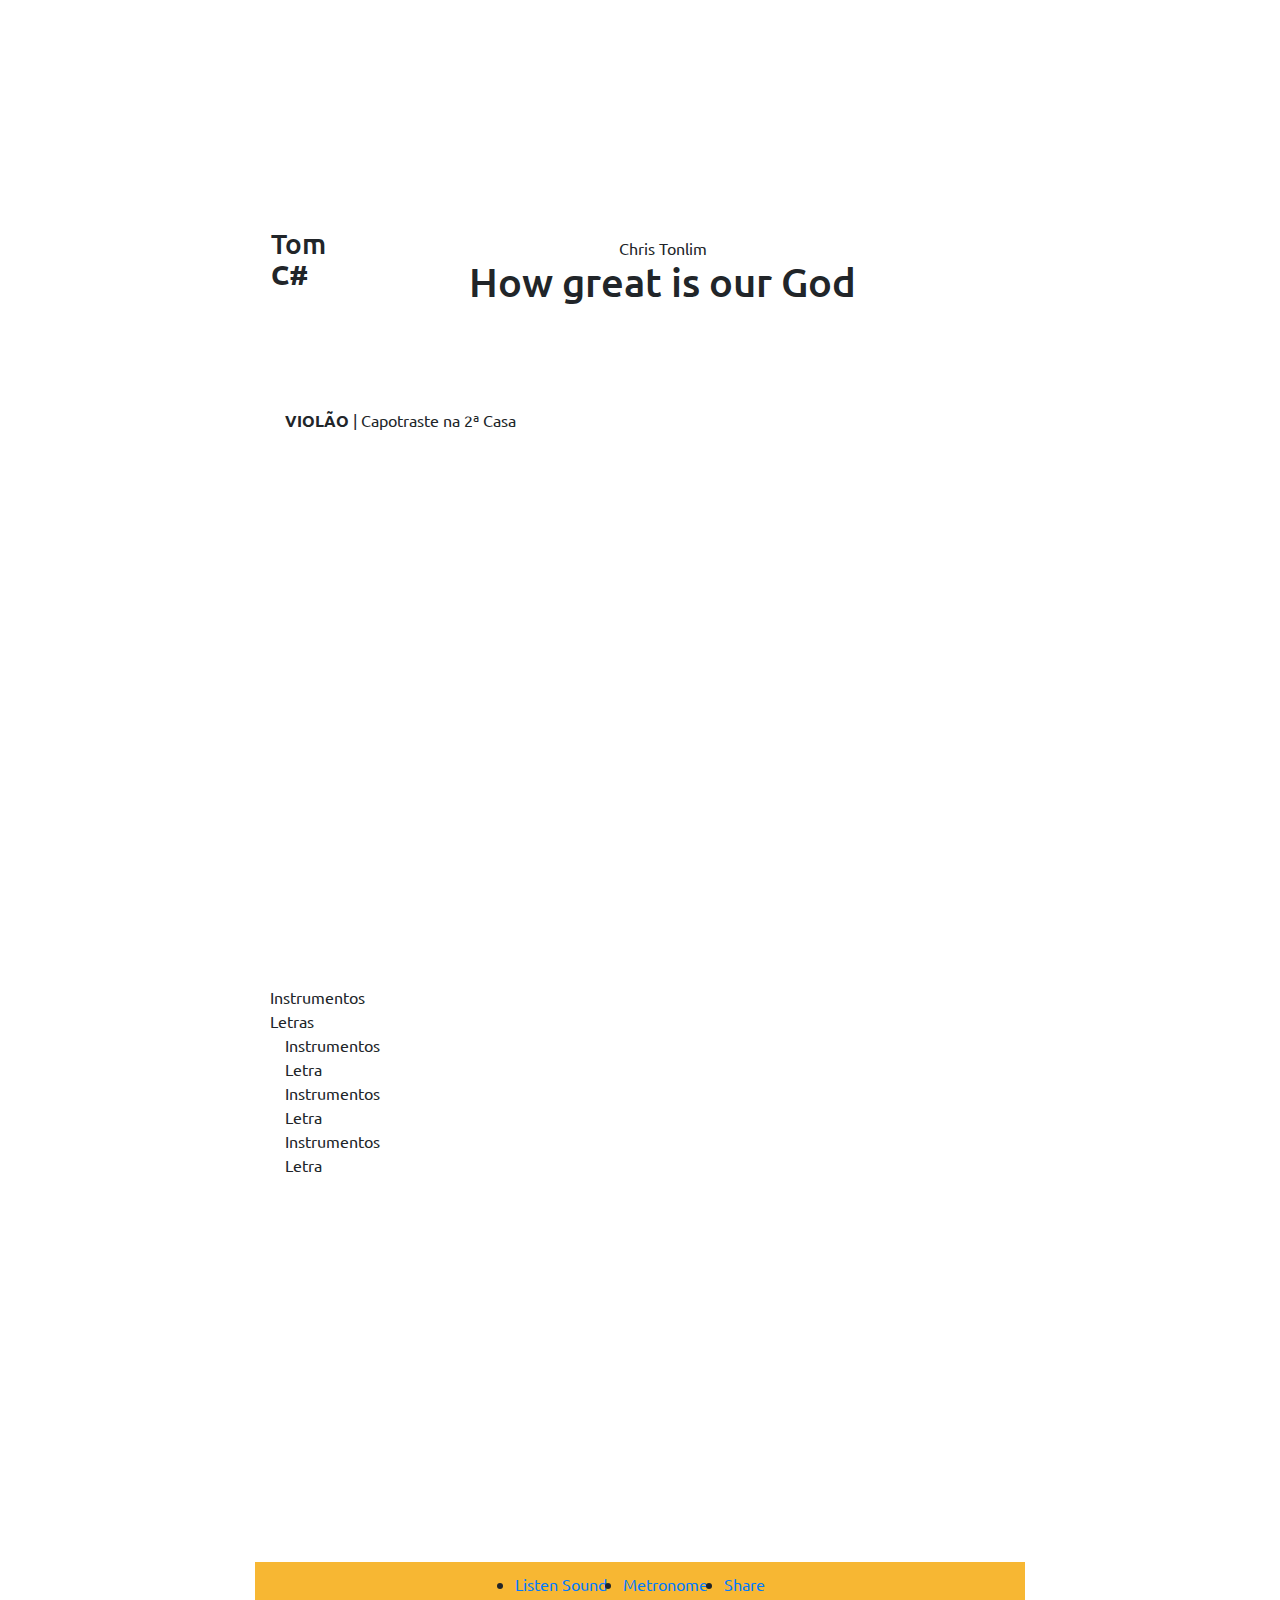
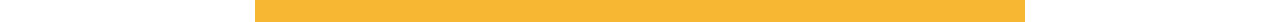
<file: index.html>
<!DOCTYPE html>
<html lang="en">
<head>
	<meta charset="UTF-8">
	<title>Sistema Musical</title>
	<link rel="stylesheet" href="assets/css/bootstrap.css">
	<link rel="stylesheet" href="assets/css/style.css">
</head>
<body>
	<header>
	</header>
	<main class=" col-12">
		<section class="header row">
			<div class=" container d-flex">
				<div class="tom pt-2 mx-3">
					<h3>Tom<br><strong>C#</strong></h3>
				</div>	
				<div class="dados-musica col-md-10 text-center">
					<p class="my-0 mt-3">Chris Tonlim</p>
					<h1 class="">How great is our God</h1>
				</div>
			</div>			
		</section>
		<section class="info col-12 my-5">
			<div class="container">
				<div class="info-content py-5">
					<p><strong>VIOLÃO</strong> | Capotraste na 2ª Casa</p>
				</div>
			</div>
		</section>
		<section class="col-12">
			<div class="instruments">
				<div class="">
					<div class="instrument-box">Instrumentos</div>
					<div class="lyrics-boxqwx">Letras</div>
				</div>
				<div class="col-12">
					<div class="instrument-box">Instrumentos</div>
					<div class="lyrics-boxqwx">Letra</div>
				</div>
				<div class="col-12">
					<div class="instrument-box">Instrumentos</div>
					<div class="lyrics-boxqwx">Letra</div>
				</div>
				<div class="col-12">
					<div class="instrument-box">Instrumentos</div>
					<div class="lyrics-boxqwx">Letra</div>
				</div>
			</div>
		</section>
		<footer class="">
			<ul class="container d-flex justify-content-center">
				<li class="mx-2"><a href="#">Listen Sound</a></li>
				<li class="mx-2"><a href="#">Metronome</a></li>
				<li class="mx-2"><a href="#">Share</a></li>
			</ul>
		</footer>
	</main>
</body>
</html>
</file>
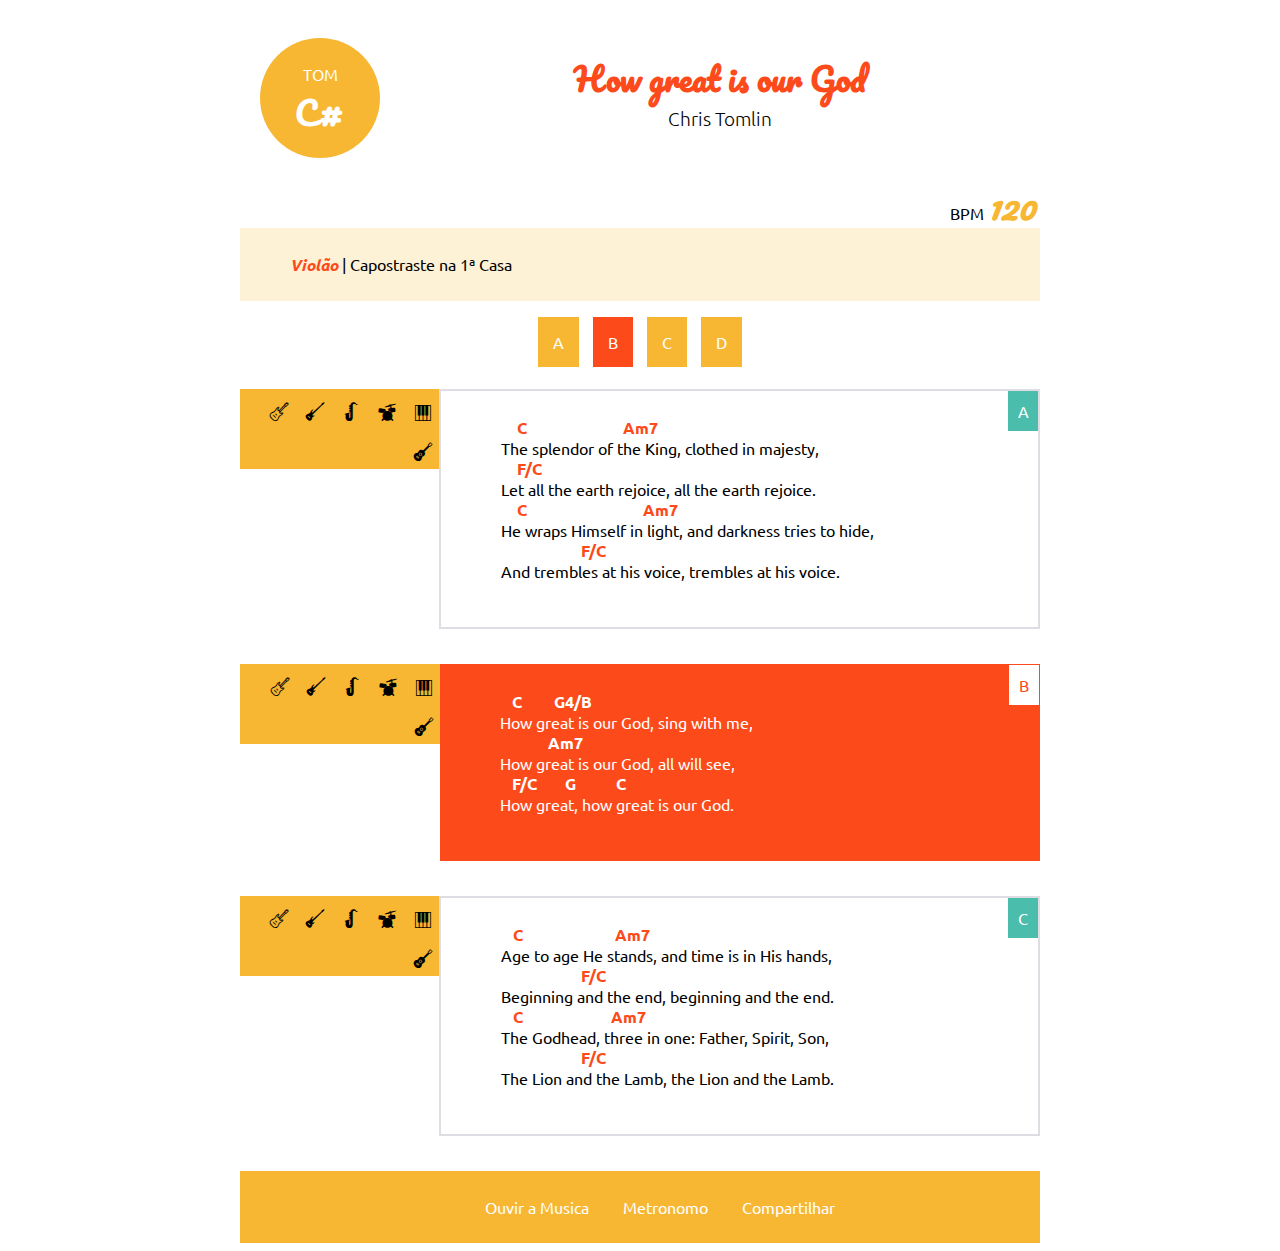
<file: praise.html>
<!DOCTYPE html>
<html lang="en">
<head>
    <meta charset="UTF-8">
    <meta name="viewport" content="width=device-width, initial-scale=1.0">
    <meta http-equiv="X-UA-Compatible" content="ie=edge">
    <link rel="stylesheet" href="assets/fonts/font-instruments/instruments-icons.css">
    <link rel="stylesheet" href="assets/css/style.css">
    <title>Louvor - </title>
</head>
<body>
    <header>
        <div class="tom">
            <p>TOM<br><strong>C#</strong></p>
        </div>
        <div class="dados-louvor">
            <h1>How great is our God</h1>
            <h3>Chris Tomlin</h3>
        </div>
<div class="bmp">
    <p>BPM
        <strong>120</strong>
    </p>
</div>
    </header>
    <main>
        <section class="observacoes">
            <ul>
                <li><strong>Violão</strong> | Capostraste na 1ª Casa</li>
            </ul>
        </section>
        <section class="andamento-da-musica">
            <ul>
                <li><a href="#">A</a></li>
                <li><a class="active" href="#">B</a></li>
                <li><a href="#">C</a></li>
                <li><a href="#">D</a></li>
            </ul>
        </section>
        <section class="letra">
            <ul>
                <li>
                    <div class="instrumentos">
                        <ul>
                            <li class="icon-guitar"></li>
                            <li class="icon-bass"></li>
                            <li class="icon-sax"></li>
                            <li class="icon-drums"></li>
                            <li class="icon-piano"></li>
                            <li class="icon-acustic-guitar"></li>
                        </ul>
                    </div>
                    <div class="estrofe">
                        <div class="estrofe-nome">A</div>
                        <pre>
    <b>C</b>                        <b>Am7</b>
The splendor of the King, clothed in majesty, 
    <b>F/C</b>
Let all the earth rejoice, all the earth rejoice. 
    <b>C</b>                             <b>Am7</b>
He wraps Himself in light, and darkness tries to hide, 
                    <b>F/C</b>
And trembles at his voice, trembles at his voice.
                        </pre>

                    </div>
                </li>
                <li>
                    <div class="instrumentos">
                        <ul>
                            <li class="icon-guitar"></li>
                            <li class="icon-bass"></li>
                            <li class="icon-sax"></li>
                            <li class="icon-drums"></li>
                            <li class="icon-piano"></li>
                            <li class="icon-acustic-guitar"></li>
                        </ul>
                    </div>
                    <div class="estrofe active">
                        <div class="estrofe-nome">B</div>
                        <pre>
   <b>C</b>        <b>G4/B</b>
How great is our God, sing with me,
            <b>Am7</b>
How great is our God, all will see,
   <b>F/C</b>       <b>G</b>          <b>C</b>
How great, how great is our God.
                        </pre>
                    </div>
                </li>
                <li>
                    <div class="instrumentos">
                        <ul>
                            <li class="icon-guitar"></li>
                            <li class="icon-bass"></li>
                            <li class="icon-sax"></li>
                            <li class="icon-drums"></li>
                            <li class="icon-piano"></li>
                            <li class="icon-acustic-guitar"></li>
                        </ul>
                    </div>
                    <div class="estrofe">
                        <div class="estrofe-nome">C</div>
                        <pre>
   <b>C</b>                       <b>Am7</b>
Age to age He stands, and time is in His hands,
                    <b>F/C</b>
Beginning and the end, beginning and the end.
   <b>C</b>                      <b>Am7</b>
The Godhead, three in one: Father, Spirit, Son,
                    <b>F/C</b>
The Lion and the Lamb, the Lion and the Lamb.
                        </pre>
                    </div>
                </li>
            </ul>
        </section>
    </main>
    <aside>
        Menu Principal
    </aside>
    <footer>
        <div class="opcoes">
            <ul>
                <li><a href="#">Ouvir a Musica</a></li>
                <li><a href="#">Metronomo</a></li>
                <li><a href="#">Compartilhar</a></li>
            </ul>
        </div>
    </footer>
</body>
</html>
</file>
<file: assets/css/style.css>
@charset "UTF-8";
/* File to Import Fonts */
@import url("https://fonts.googleapis.com/css?family=Pacifico|Ubuntu:300,300i,400,400i,500,500i,700,700i");
/* line 7, /Volumes/DADOS/Sistema de Organização/Pessoal/Projetos/Sistema Musical/Code/front/assets/sass/style.sass */
* {
  transition: all 400ms;
  font-family: 'Ubuntu', sans-serif;
}

/* line 11, /Volumes/DADOS/Sistema de Organização/Pessoal/Projetos/Sistema Musical/Code/front/assets/sass/style.sass */
body {
  display: grid;
  grid-template-columns: 1fr 400px 400px 1fr;
  grid-template-rows: auto auto auto auto;
  grid-template-areas: ". header header ." ". main main ." ". sidebar sidebar ." ". footer footer .";
}

/* Cabeçalho */
/* line 17, /Volumes/DADOS/Sistema de Organização/Pessoal/Projetos/Sistema Musical/Code/front/assets/sass/style.sass */
header {
  grid-area: header;
  display: grid;
  grid-template-columns: auto 1fr;
  grid-template-rows: 150px 60px;
  grid-template-areas: "tom dados" "bmp bmp";
  padding-top: 10px;
}

/* line 24, /Volumes/DADOS/Sistema de Organização/Pessoal/Projetos/Sistema Musical/Code/front/assets/sass/style.sass */
header .tom {
  grid-area: tom;
  background-color: #f7b733;
  width: 100px;
  height: 100px;
  border-radius: 50%;
  margin: 20px;
  padding: 10px;
  color: #fff;
}

/* line 33, /Volumes/DADOS/Sistema de Organização/Pessoal/Projetos/Sistema Musical/Code/front/assets/sass/style.sass */
header .tom p {
  text-align: center;
  font-size: 1em;
}

/* line 36, /Volumes/DADOS/Sistema de Organização/Pessoal/Projetos/Sistema Musical/Code/front/assets/sass/style.sass */
header .tom p strong {
  color: #111;
  font-family: 'Pacifico', cursive;
  font-size: 2em;
  color: #fff;
  letter-spacing: 0.1em;
}

/* line 42, /Volumes/DADOS/Sistema de Organização/Pessoal/Projetos/Sistema Musical/Code/front/assets/sass/style.sass */
header .dados-louvor {
  grid-area: dados;
  text-align: center;
}

/* line 45, /Volumes/DADOS/Sistema de Organização/Pessoal/Projetos/Sistema Musical/Code/front/assets/sass/style.sass */
header .dados-louvor h1 {
  font-family: 'Pacifico', cursive;
  margin-top: 5%;
  margin-bottom: 0px;
  color: #fc4a1a;
}

/* line 51, /Volumes/DADOS/Sistema de Organização/Pessoal/Projetos/Sistema Musical/Code/front/assets/sass/style.sass */
header .dados-louvor h3 {
  font-weight: 300;
  margin-top: 0px;
}

/* line 55, /Volumes/DADOS/Sistema de Organização/Pessoal/Projetos/Sistema Musical/Code/front/assets/sass/style.sass */
header .bmp {
  grid-area: bmp;
  text-align: right;
  padding: 10px 5px;
}

/* line 59, /Volumes/DADOS/Sistema de Organização/Pessoal/Projetos/Sistema Musical/Code/front/assets/sass/style.sass */
header .bmp p {
  margin: 0px;
}

/* line 61, /Volumes/DADOS/Sistema de Organização/Pessoal/Projetos/Sistema Musical/Code/front/assets/sass/style.sass */
header .bmp p strong {
  font-size: 2em;
  font-style: italic;
  font-family: 'Pacifico', cursive;
  color: #f7b733;
}

/* Conteudo Principal */
/* line 67, /Volumes/DADOS/Sistema de Organização/Pessoal/Projetos/Sistema Musical/Code/front/assets/sass/style.sass */
main {
  grid-area: main;
  display: flex;
  flex-direction: column;
}

/* line 71, /Volumes/DADOS/Sistema de Organização/Pessoal/Projetos/Sistema Musical/Code/front/assets/sass/style.sass */
main .observacoes {
  background-color: rgba(247, 183, 51, 0.2);
  padding: 10px;
}

/* line 75, /Volumes/DADOS/Sistema de Organização/Pessoal/Projetos/Sistema Musical/Code/front/assets/sass/style.sass */
main .observacoes ul li {
  list-style: none;
}

/* line 77, /Volumes/DADOS/Sistema de Organização/Pessoal/Projetos/Sistema Musical/Code/front/assets/sass/style.sass */
main .observacoes ul li strong {
  color: #fc4a1a;
  font-style: italic;
}

/* line 80, /Volumes/DADOS/Sistema de Organização/Pessoal/Projetos/Sistema Musical/Code/front/assets/sass/style.sass */
main .andamento-da-musica {
  display: flex;
  justify-content: center;
}

/* line 83, /Volumes/DADOS/Sistema de Organização/Pessoal/Projetos/Sistema Musical/Code/front/assets/sass/style.sass */
main .andamento-da-musica ul {
  padding: 15px 0px 5px;
}

/* line 85, /Volumes/DADOS/Sistema de Organização/Pessoal/Projetos/Sistema Musical/Code/front/assets/sass/style.sass */
main .andamento-da-musica ul li {
  list-style: none;
  display: inline-block;
  z-index: 5;
}

/* line 89, /Volumes/DADOS/Sistema de Organização/Pessoal/Projetos/Sistema Musical/Code/front/assets/sass/style.sass */
main .andamento-da-musica ul li a {
  background-color: #f7b733;
  padding: 15px;
  margin: 0px 5px;
  text-decoration: none;
  color: #fff;
}

/* line 95, /Volumes/DADOS/Sistema de Organização/Pessoal/Projetos/Sistema Musical/Code/front/assets/sass/style.sass */
main .andamento-da-musica ul li a:hover {
  background-color: #fc4a1a;
}

/* line 97, /Volumes/DADOS/Sistema de Organização/Pessoal/Projetos/Sistema Musical/Code/front/assets/sass/style.sass */
main .andamento-da-musica ul li a.active {
  background-color: #fc4a1a;
}

/* line 100, /Volumes/DADOS/Sistema de Organização/Pessoal/Projetos/Sistema Musical/Code/front/assets/sass/style.sass */
main .letra ul {
  padding: 0px;
}

/* line 102, /Volumes/DADOS/Sistema de Organização/Pessoal/Projetos/Sistema Musical/Code/front/assets/sass/style.sass */
main .letra ul li {
  display: flex;
  list-style: none;
  margin-bottom: 35px;
}

/* line 106, /Volumes/DADOS/Sistema de Organização/Pessoal/Projetos/Sistema Musical/Code/front/assets/sass/style.sass */
main .letra ul li .instrumentos {
  width: 200px;
}

/* line 108, /Volumes/DADOS/Sistema de Organização/Pessoal/Projetos/Sistema Musical/Code/front/assets/sass/style.sass */
main .letra ul li .instrumentos ul {
  background-color: #f7b733;
  text-align: right;
}

/* line 111, /Volumes/DADOS/Sistema de Organização/Pessoal/Projetos/Sistema Musical/Code/front/assets/sass/style.sass */
main .letra ul li .instrumentos ul li {
  display: inline-block;
  margin: 0px;
  font-size: 2em;
}

/* line 115, /Volumes/DADOS/Sistema de Organização/Pessoal/Projetos/Sistema Musical/Code/front/assets/sass/style.sass */
main .letra ul li .estrofe {
  border: 2px solid #dfdce3;
  width: 600px;
  /* Indicador do Parte da Musica usado para escrever o andamento da musica. Exemplo: Parte A da Musica, Parte B da Musica. */
}

/* line 118, /Volumes/DADOS/Sistema de Organização/Pessoal/Projetos/Sistema Musical/Code/front/assets/sass/style.sass */
main .letra ul li .estrofe.active {
  background-color: #fc4a1a;
  border: 1px solid #fc4a1a;
  color: #fff;
}

/* line 122, /Volumes/DADOS/Sistema de Organização/Pessoal/Projetos/Sistema Musical/Code/front/assets/sass/style.sass */
main .letra ul li .estrofe.active .estrofe-nome {
  background-color: #fff;
  color: #fc4a1a;
}

/* line 126, /Volumes/DADOS/Sistema de Organização/Pessoal/Projetos/Sistema Musical/Code/front/assets/sass/style.sass */
main .letra ul li .estrofe.active pre b {
  color: #fff;
}

/* line 128, /Volumes/DADOS/Sistema de Organização/Pessoal/Projetos/Sistema Musical/Code/front/assets/sass/style.sass */
main .letra ul li .estrofe .estrofe-nome {
  background-color: #4abdac;
  float: right;
  width: 10px;
  padding: 10px;
  color: #fff;
}

/* line 135, /Volumes/DADOS/Sistema de Organização/Pessoal/Projetos/Sistema Musical/Code/front/assets/sass/style.sass */
main .letra ul li .estrofe pre {
  padding: 10px 10%;
}

/* line 137, /Volumes/DADOS/Sistema de Organização/Pessoal/Projetos/Sistema Musical/Code/front/assets/sass/style.sass */
main .letra ul li .estrofe pre b {
  color: #fc4a1a;
}

/* line 140, /Volumes/DADOS/Sistema de Organização/Pessoal/Projetos/Sistema Musical/Code/front/assets/sass/style.sass */
aside {
  grid-area: sidebar;
  display: none;
}

/* line 143, /Volumes/DADOS/Sistema de Organização/Pessoal/Projetos/Sistema Musical/Code/front/assets/sass/style.sass */
footer {
  grid-area: footer;
  text-align: center;
  padding: 10px 0px;
  width: 100%;
  background-color: #f7b733;
}

/* line 150, /Volumes/DADOS/Sistema de Organização/Pessoal/Projetos/Sistema Musical/Code/front/assets/sass/style.sass */
footer .opcoes li {
  list-style: none;
  display: inline-block;
  text-align: center;
}

/* line 154, /Volumes/DADOS/Sistema de Organização/Pessoal/Projetos/Sistema Musical/Code/front/assets/sass/style.sass */
footer .opcoes li a {
  text-decoration: none;
  color: #fff;
  padding: 10px 15px;
}

/* line 159, /Volumes/DADOS/Sistema de Organização/Pessoal/Projetos/Sistema Musical/Code/front/assets/sass/style.sass */
footer .opcoes li a:hover {
  background-color: #fc4a1a;
  color: #fff;
}

@media screen and (max-width: 768px) {
  /* line 164, /Volumes/DADOS/Sistema de Organização/Pessoal/Projetos/Sistema Musical/Code/front/assets/sass/style.sass */
  body {
    grid-template-columns: 100%;
    grid-template-areas: "header" "main" "sidebar" "footer";
  }
  /* line 167, /Volumes/DADOS/Sistema de Organização/Pessoal/Projetos/Sistema Musical/Code/front/assets/sass/style.sass */
  header {
    grid-template-columns: 1fr 1fr;
    grid-template-rows: 150px 150px;
    grid-template-areas: "dados dados" "tom bmp";
    margin: 0px;
  }
  /* line 172, /Volumes/DADOS/Sistema de Organização/Pessoal/Projetos/Sistema Musical/Code/front/assets/sass/style.sass */
  header .tom {
    border-radius: 0px;
    margin-right: 0px;
    margin: 10px 0px;
    padding: 0px;
    text-align: center;
    width: 100%;
  }
  /* line 180, /Volumes/DADOS/Sistema de Organização/Pessoal/Projetos/Sistema Musical/Code/front/assets/sass/style.sass */
  header .bmp {
    background-color: rgba(247, 183, 51, 0.2);
    margin: 10px 0px;
    padding: 0px;
    text-align: center;
    height: 100px;
    width: 100%;
  }
  /* line 187, /Volumes/DADOS/Sistema de Organização/Pessoal/Projetos/Sistema Musical/Code/front/assets/sass/style.sass */
  header .bmp p {
    margin: 10px;
  }
  /* line 189, /Volumes/DADOS/Sistema de Organização/Pessoal/Projetos/Sistema Musical/Code/front/assets/sass/style.sass */
  main {
    display: flex;
  }
  /* line 191, /Volumes/DADOS/Sistema de Organização/Pessoal/Projetos/Sistema Musical/Code/front/assets/sass/style.sass */
  main .observacoes {
    width: 100%;
  }
  /* line 196, /Volumes/DADOS/Sistema de Organização/Pessoal/Projetos/Sistema Musical/Code/front/assets/sass/style.sass */
  main .letra ul li {
    display: grid;
    grid-template-columns: 100%;
  }
  /* line 199, /Volumes/DADOS/Sistema de Organização/Pessoal/Projetos/Sistema Musical/Code/front/assets/sass/style.sass */
  main .letra ul li .instrumentos {
    width: 100%;
  }
  /* line 201, /Volumes/DADOS/Sistema de Organização/Pessoal/Projetos/Sistema Musical/Code/front/assets/sass/style.sass */
  main .letra ul li .instrumentos ul {
    text-align: center;
  }
  /* line 203, /Volumes/DADOS/Sistema de Organização/Pessoal/Projetos/Sistema Musical/Code/front/assets/sass/style.sass */
  main .letra ul li .estrofe {
    width: 100%;
    border: none;
    background-color: rgba(247, 183, 51, 0.2);
  }
  /* line 207, /Volumes/DADOS/Sistema de Organização/Pessoal/Projetos/Sistema Musical/Code/front/assets/sass/style.sass */
  main .letra ul li .estrofe pre {
    font-size: 1em;
    padding: 20px 10px;
    width: 100%;
    white-space: pre-wrap;
  }
  /* line 214, /Volumes/DADOS/Sistema de Organização/Pessoal/Projetos/Sistema Musical/Code/front/assets/sass/style.sass */
  footer .opcoes li {
    display: flex;
    margin: 10px;
    justify-content: center;
  }
}

/*# sourceMappingURL=../css/style.map */
</file>
<file: assets/fonts/font-instruments/instruments-icons.css>
@charset "UTF-8";

@font-face {
  font-family: "instruments-icons";
  src:url("instruments.eot");
  src:url("instruments.eot?#iefix") format("embedded-opentype"),
    url("instruments.woff") format("woff"),
    url("instruments.ttf") format("truetype"),
    url("instruments.svg#untitled-font-1") format("svg");
  font-weight: normal;
  font-style: normal;

}

[data-icon]:before {
  font-family: "instruments-icons" !important;
  content: attr(data-icon);
  font-style: normal !important;
  font-weight: normal !important;
  font-variant: normal !important;
  text-transform: none !important;
  speak: none;
  line-height: 1;
  -webkit-font-smoothing: antialiased;
  -moz-osx-font-smoothing: grayscale;
}

[class^="icon-"]:before,
[class*=" icon-"]:before {
  font-family: "instruments-icons" !important;
  font-style: normal !important;
  font-weight: normal !important;
  font-variant: normal !important;
  text-transform: none !important;
  speak: none;
  line-height: 1;
  -webkit-font-smoothing: antialiased;
  -moz-osx-font-smoothing: grayscale;
}

.icon-guitar:before {
  content: "\61";
}
.icon-drums:before {
  content: "\62";
}
.icon-acustic-guitar:before {
  content: "\63";
}
.icon-bass:before {
  content: "\64";
}
.icon-piano:before {
  content: "\65";
}
.icon-sax:before {
  content: "\66";
}
</file>
